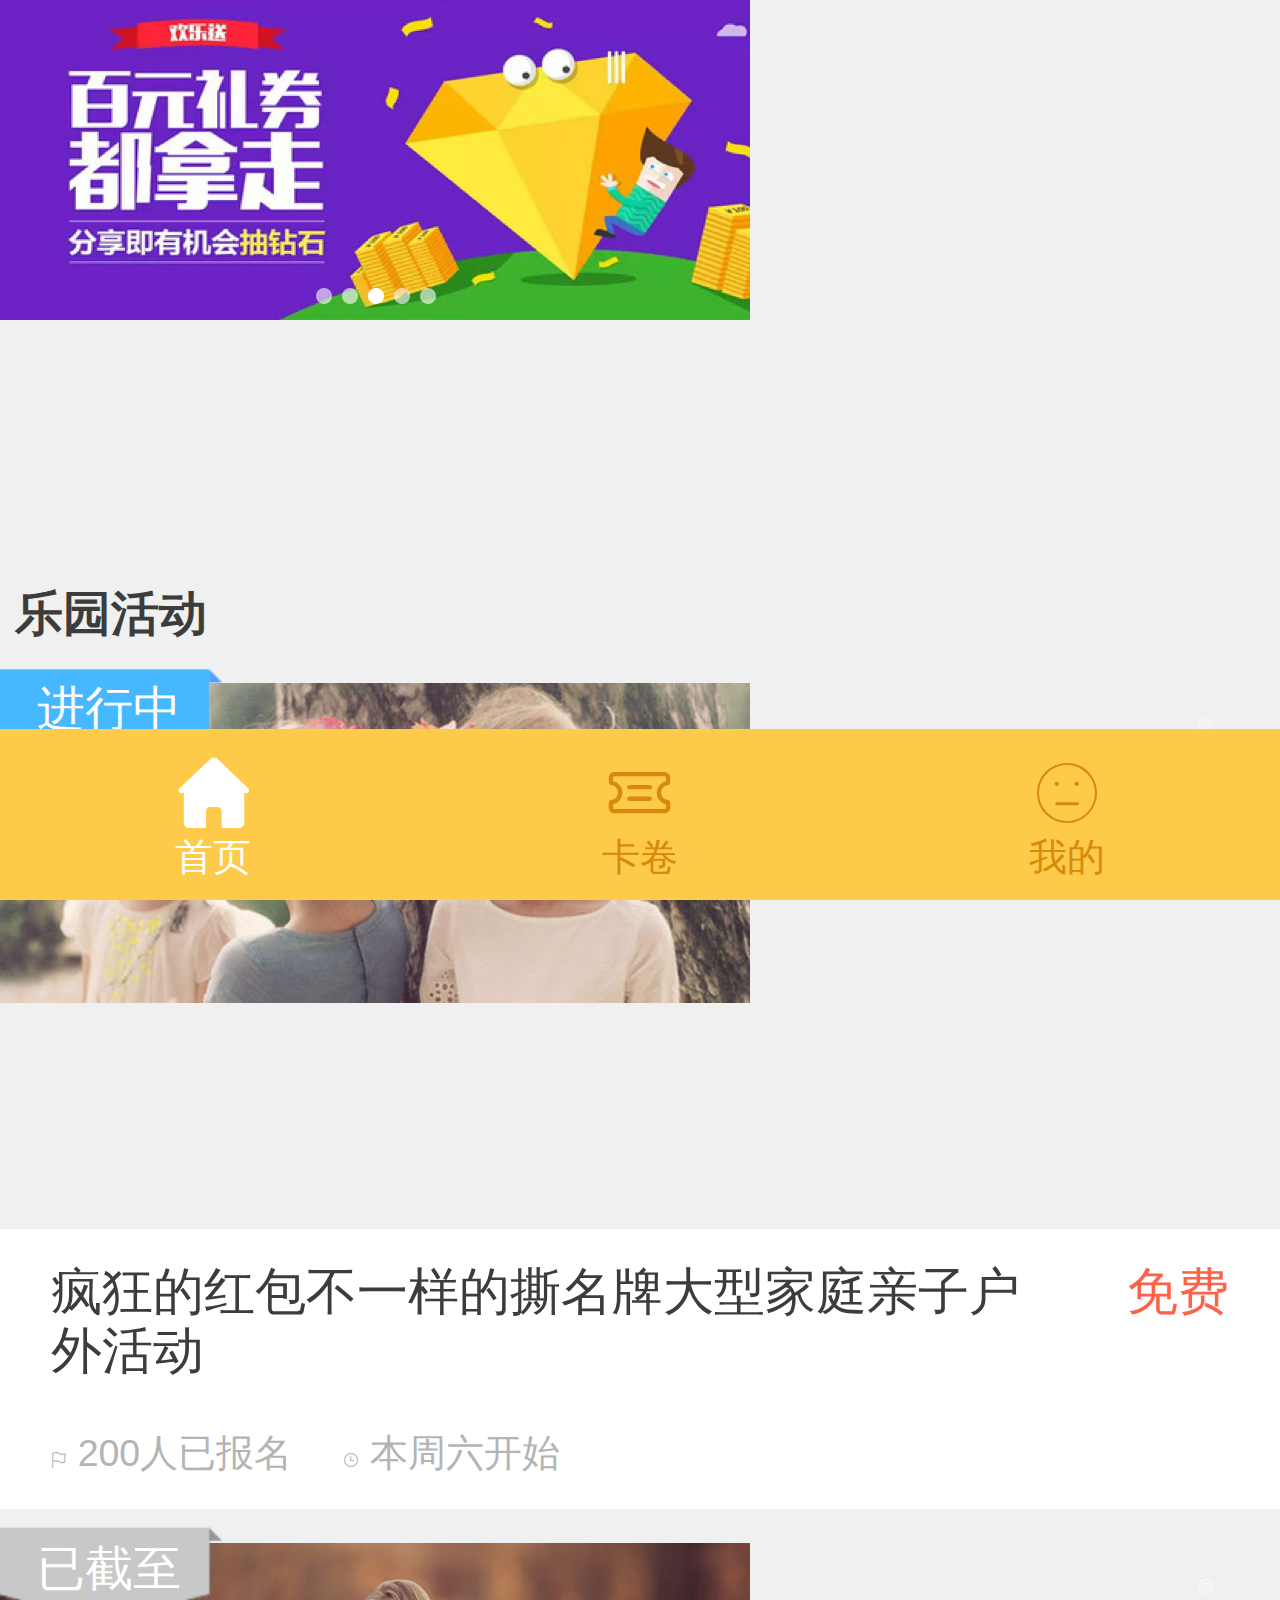
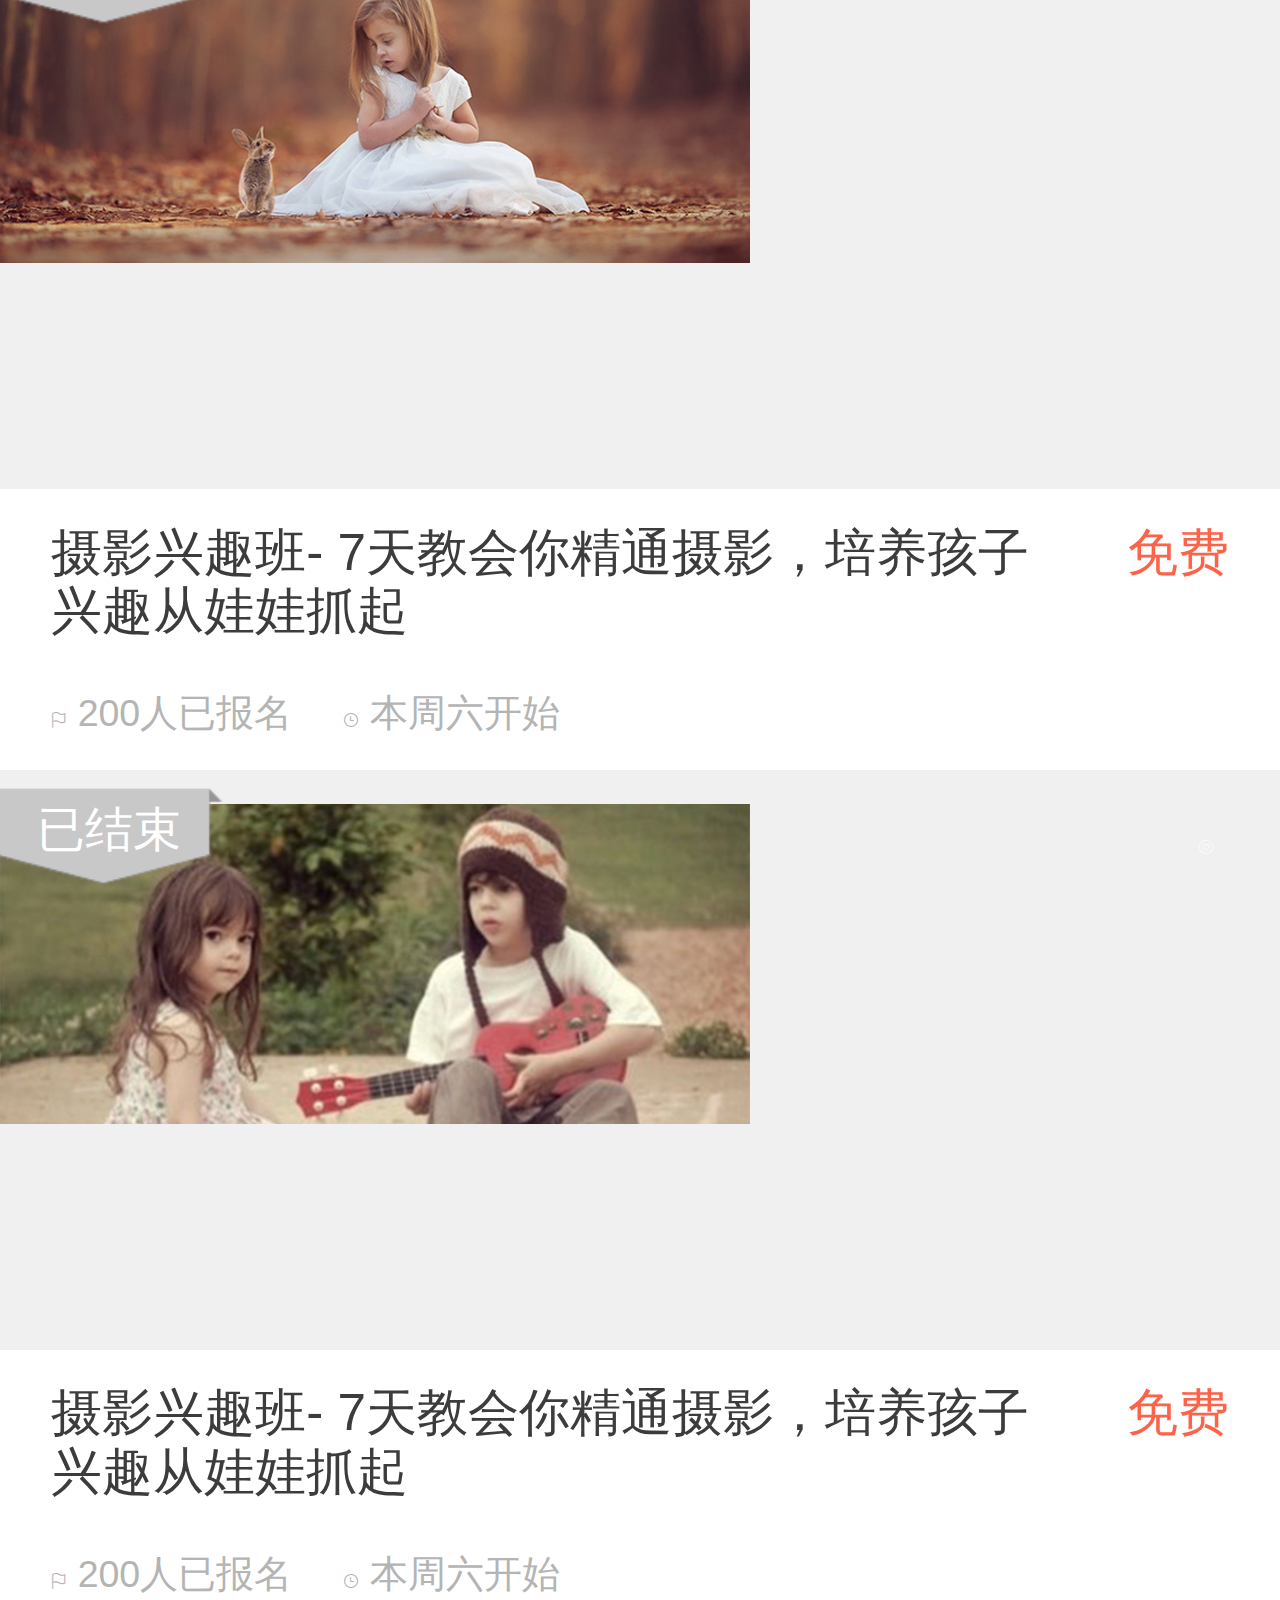
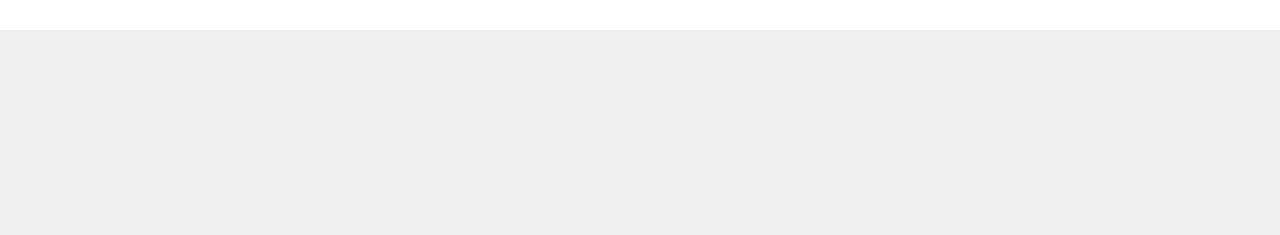
<file: 03-项目游乐园/index.html>
<!DOCTYPE html>
<html lang="en">
<head>
    <meta charset="UTF-8">
    <meta http-equiv="X-UA-Compatible" content="IE=edge">
    <meta name="viewport" content="width=device-width, initial-scale=1.0">
    <title>游乐园</title>
    <link rel="shortcut icon" href="favicon.ico" type="image/x-icon">
    <link rel="stylesheet" href="./lib/iconfont/iconfont.css">
    <link rel="stylesheet" href=".//css/index.css">
</head>
<body>
    <!-- 主体内容-->
    <div class="main">
        <!-- banner -->
        <div class="banner">
            <ul>
                <li>
                    <a href="#">
                        <img src="./uploads/banner_1.png" alt="">
                    </a>
                </li>
            </ul>
        </div>
        <!-- 活动标题 -->
        <div class="title">
            乐园活动
        </div>
        <!-- 活动 -->
        <section class="item">
            <div class="pic">
                <a href="#">
                    <img src="./uploads/item_2.png" alt="">
                </a>
                <div class="action">进行中
                </div>
                <div class="iconfont icon-shoucang1"></div>
            </div>
            <div class="txt">
                <div class="top">
                    <h4>疯狂的红包不一样的撕名牌大型家庭亲子户外活动</h4>
                    <p>免费</p>
                </div>
                <div class="bottom">
                    <p>
                        <i class="iconfont icon-qizhi"></i>
                        <span>200</span>人已报名
                    </p>
                    <p>
                        <i class="iconfont icon-shizhong"></i>
                        <span>本周六</span>开始
                    </p>
                </div>
            </div>
        </section>
        <!-- 已截至 -->
        <section class="item">
            <div class="pic">
                <a href="#">
                    <img src="./uploads/item_3.png" alt="">
                </a>
                <div class="action off">已截至
                </div>
                <div class="iconfont icon-shoucang1"></div>
            </div>
            <div class="txt">
                <div class="top">
                    <h4>摄影兴趣班- 7天教会你精通摄影，培养孩子兴趣从娃娃抓起</h4>
                    <p>免费</p>
                </div>
                <div class="bottom">
                    <p>
                        <i class="iconfont icon-qizhi"></i>
                        <span>200</span>人已报名
                    </p>
                    <p>
                        <i class="iconfont icon-shizhong"></i>
                        <span>本周六</span>开始
                    </p>
                </div>
            </div>
        </section>
        <section class="item end">
            <div class="pic">
                <a href="#">
                    <img src="./uploads/item_4.png" alt="">
                </a>
                <div class="action off">已结束
                </div>
                <div class="iconfont icon-shoucang1"></div>
            </div>
            <div class="txt">
                <div class="top">
                    <h4>摄影兴趣班- 7天教会你精通摄影，培养孩子兴趣从娃娃抓起</h4>
                    <p>免费</p>
                </div>
                <div class="bottom">
                    <p>
                        <i class="iconfont icon-qizhi"></i>
                        <span>200</span>人已报名
                    </p>
                    <p>
                        <i class="iconfont icon-shizhong"></i>
                        <span>本周六</span>开始
                    </p>
                </div>
            </div>
        </section>
        
    </div>




    <!-- 底部工具栏 -->
    <footer>
        <a href="#" class="current">
            <i class="iconfont icon-index-copy"></i>
            <div>首页</div>
        </a>
        <a href="#">
            <i class="iconfont icon-youhuiquan"></i>
            <div>卡卷</div>
        </a>
        <a href="#">
            <i class="iconfont icon-iconfront-"></i>
            <div>我的</div>
        </a>
    </footer>

    <script src="./js/flexible.js"></script>
</body>
</html>
</file>
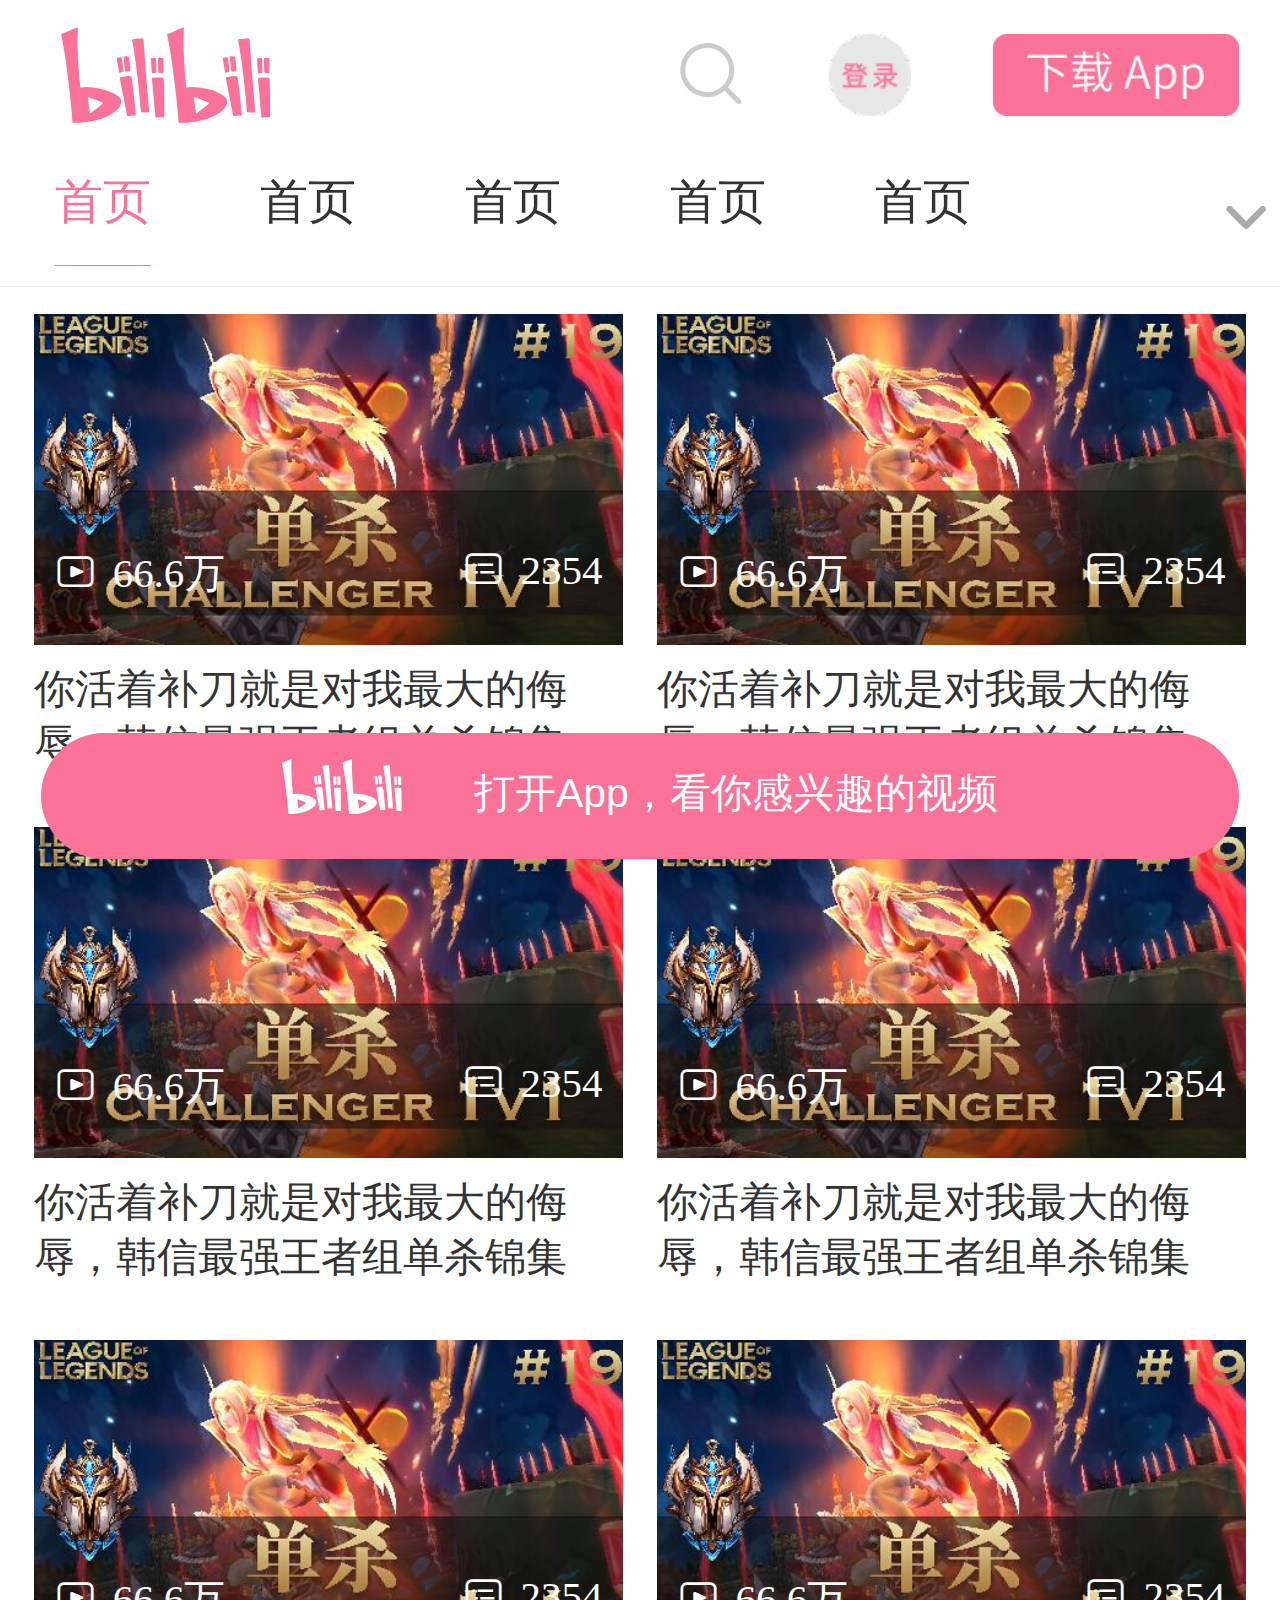
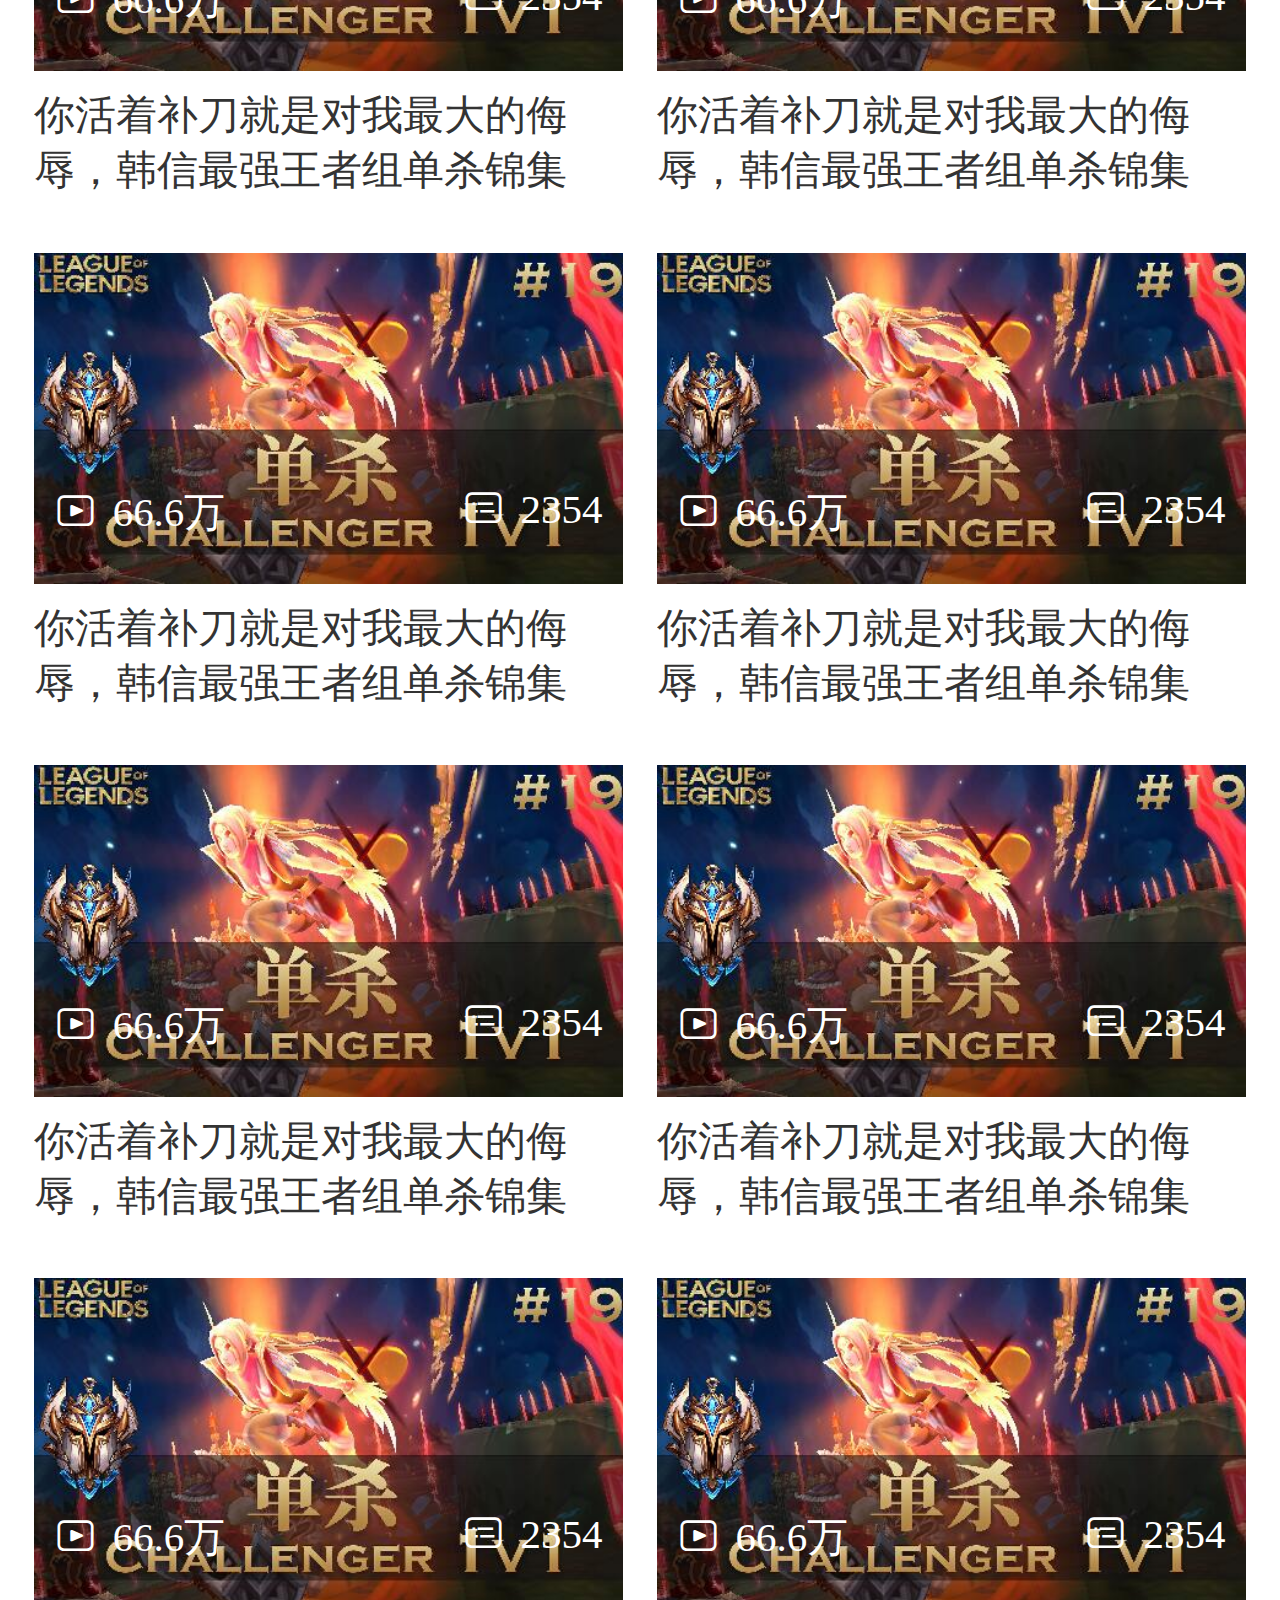
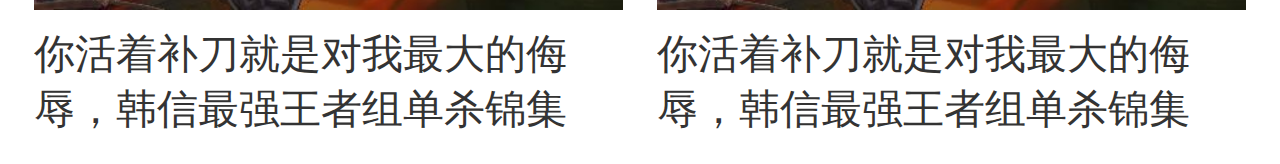
<file: 04-bilibili-vw/index.html>
<!DOCTYPE html>
<html lang="en">
<head>
    <meta charset="UTF-8">
    <meta http-equiv="X-UA-Compatible" content="IE=edge">
    <meta name="viewport" content="width=device-width, initial-scale=1.0">
    <title>bilibili</title>
    <link rel="stylesheet" href="./css/index.css">
    <link rel="stylesheet" href="./fonts/iconfont.css">
</head>
<body>
    <!-- 头部 -->
    <header>
        <div class="top">
            <div class="left">
                <a href="#">
                    <i class="iconfont Navbar_logo" ></i>
                </a>
            </div>
            <div class="right">
                <a href="#">
                    <i class="iconfont ic_search_tab"></i>
                </a>
                <a href="#" class="login">
                    <img src="./images/login.png" alt="">
                </a>
                <a href="#" class="dowload">
                    <img src="./images/download.png" alt="">
                </a>
            </div>
        </div>
        <div class="bottom">
            <div class="tab">
                <ul>
                    <li><a href="#" class="current">首页</a></li>
                    <li><a href="#">首页</a></li>
                    <li><a href="#">首页</a></li>
                    <li><a href="#">首页</a></li>
                    <li><a href="#">首页</a></li>
                </ul>
            </div>
           <div class="more">
               <a href="#">
                   <i class="iconfont general_pulldown_s"></i>
               </a>
           </div>
        </div>
    </header>

    <!-- 视频 -->
    <section class="video_content">
        <div class="video_list">
            <a href="#">
                <div class="pic">
                    <img src="./images/1.jpg" alt="">                  
                    <i class="iconfont icon_shipin_bofangshu"><span>66.6万</span></i>           
                    <i class="iconfont icon_shipin_danmushu"><span>2354</span></i>
                </div>
                <div class="txt ellipsis-2">
                    <!-- 两行文字溢出显示省略号 -->
                    <span>你活着补刀就是对我最大的侮辱，韩信最强王者组单杀锦集</span> 
                </div>
            </a>
            <a href="#">
                <div class="pic">
                    <img src="./images/1.jpg" alt="">                  
                    <i class="iconfont icon_shipin_bofangshu"><span>66.6万</span></i>           
                    <i class="iconfont icon_shipin_danmushu"><span>2354</span></i>
                </div>
                <div class="txt ellipsis-2">
                    <!-- 两行文字溢出显示省略号 -->
                    <span>你活着补刀就是对我最大的侮辱，韩信最强王者组单杀锦集</span> 
                </div>
            </a>
            <a href="#">
                <div class="pic">
                    <img src="./images/1.jpg" alt="">                  
                    <i class="iconfont icon_shipin_bofangshu"><span>66.6万</span></i>           
                    <i class="iconfont icon_shipin_danmushu"><span>2354</span></i>
                </div>
                <div class="txt ellipsis-2">
                    <!-- 两行文字溢出显示省略号 -->
                    <span>你活着补刀就是对我最大的侮辱，韩信最强王者组单杀锦集</span> 
                </div>
            </a>
            <a href="#">
                <div class="pic">
                    <img src="./images/1.jpg" alt="">                  
                    <i class="iconfont icon_shipin_bofangshu"><span>66.6万</span></i>           
                    <i class="iconfont icon_shipin_danmushu"><span>2354</span></i>
                </div>
                <div class="txt ellipsis-2">
                    <!-- 两行文字溢出显示省略号 -->
                    <span>你活着补刀就是对我最大的侮辱，韩信最强王者组单杀锦集</span> 
                </div>
            </a>
            <a href="#">
                <div class="pic">
                    <img src="./images/1.jpg" alt="">                  
                    <i class="iconfont icon_shipin_bofangshu"><span>66.6万</span></i>           
                    <i class="iconfont icon_shipin_danmushu"><span>2354</span></i>
                </div>
                <div class="txt ellipsis-2">
                    <!-- 两行文字溢出显示省略号 -->
                    <span>你活着补刀就是对我最大的侮辱，韩信最强王者组单杀锦集</span> 
                </div>
            </a>
            <a href="#">
                <div class="pic">
                    <img src="./images/1.jpg" alt="">                  
                    <i class="iconfont icon_shipin_bofangshu"><span>66.6万</span></i>           
                    <i class="iconfont icon_shipin_danmushu"><span>2354</span></i>
                </div>
                <div class="txt ellipsis-2">
                    <!-- 两行文字溢出显示省略号 -->
                    <span>你活着补刀就是对我最大的侮辱，韩信最强王者组单杀锦集</span> 
                </div>
            </a>
            <a href="#">
                <div class="pic">
                    <img src="./images/1.jpg" alt="">                  
                    <i class="iconfont icon_shipin_bofangshu"><span>66.6万</span></i>           
                    <i class="iconfont icon_shipin_danmushu"><span>2354</span></i>
                </div>
                <div class="txt ellipsis-2">
                    <!-- 两行文字溢出显示省略号 -->
                    <span>你活着补刀就是对我最大的侮辱，韩信最强王者组单杀锦集</span> 
                </div>
            </a>
            <a href="#">
                <div class="pic">
                    <img src="./images/1.jpg" alt="">                  
                    <i class="iconfont icon_shipin_bofangshu"><span>66.6万</span></i>           
                    <i class="iconfont icon_shipin_danmushu"><span>2354</span></i>
                </div>
                <div class="txt ellipsis-2">
                    <!-- 两行文字溢出显示省略号 -->
                    <span>你活着补刀就是对我最大的侮辱，韩信最强王者组单杀锦集</span> 
                </div>
            </a>
            <a href="#">
                <div class="pic">
                    <img src="./images/1.jpg" alt="">                  
                    <i class="iconfont icon_shipin_bofangshu"><span>66.6万</span></i>           
                    <i class="iconfont icon_shipin_danmushu"><span>2354</span></i>
                </div>
                <div class="txt ellipsis-2">
                    <!-- 两行文字溢出显示省略号 -->
                    <span>你活着补刀就是对我最大的侮辱，韩信最强王者组单杀锦集</span> 
                </div>
            </a>
            <a href="#">
                <div class="pic">
                    <img src="./images/1.jpg" alt="">                  
                    <i class="iconfont icon_shipin_bofangshu"><span>66.6万</span></i>           
                    <i class="iconfont icon_shipin_danmushu"><span>2354</span></i>
                </div>
                <div class="txt ellipsis-2">
                    <!-- 两行文字溢出显示省略号 -->
                    <span>你活着补刀就是对我最大的侮辱，韩信最强王者组单杀锦集</span> 
                </div>
            </a>
            <a href="#">
                <div class="pic">
                    <img src="./images/1.jpg" alt="">                  
                    <i class="iconfont icon_shipin_bofangshu"><span>66.6万</span></i>           
                    <i class="iconfont icon_shipin_danmushu"><span>2354</span></i>
                </div>
                <div class="txt ellipsis-2">
                    <!-- 两行文字溢出显示省略号 -->
                    <span>你活着补刀就是对我最大的侮辱，韩信最强王者组单杀锦集</span> 
                </div>
            </a>
            <a href="#">
                <div class="pic">
                    <img src="./images/1.jpg" alt="">                  
                    <i class="iconfont icon_shipin_bofangshu"><span>66.6万</span></i>           
                    <i class="iconfont icon_shipin_danmushu"><span>2354</span></i>
                </div>
                <div class="txt ellipsis-2">
                    <!-- 两行文字溢出显示省略号 -->
                    <span>你活着补刀就是对我最大的侮辱，韩信最强王者组单杀锦集</span> 
                </div>
            </a>
        </div>
    </section>

    <!-- 按钮固定 -->
    <footer>
        <i class="iconfont Navbar_logo"></i>
        <span>打开App，看你感兴趣的视频</span>
    </footer>
</body>
</html>
</file>
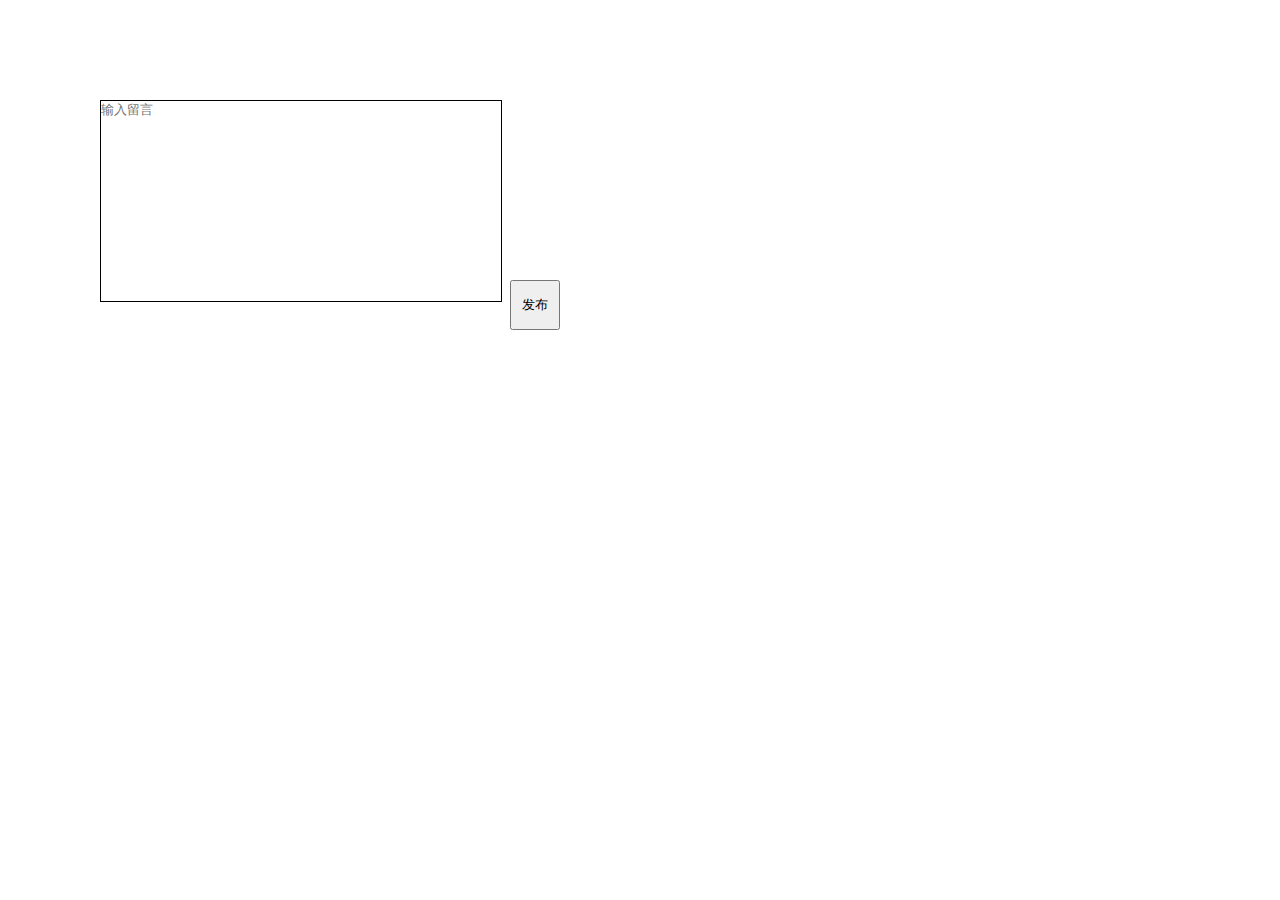
<file: 简单留言板.html>
<!DOCTYPE html>
<html lang="en">

<head>
    <meta charset="UTF-8">
    <meta http-equiv="X-UA-Compatible" content="IE=edge">
    <meta name="viewport" content="width=device-width, initial-scale=1.0">
    <title>Document</title>
    <style>
        * {
            margin: 0;
            padding: 0;
        }

        textarea {
            position: relative;
            width: 400px;
            height: 200px;

            margin: 100px;
            border: none;
            /* 轮廓线不显示 */
            outline: none;
            /* 进制拉伸 */
            resize: none;
            border: 1px solid #000;

        }

        button {
            position: absolute;
            left: 510px;
            top: 280px;
            width: 50px;
            height: 50px;
        }

        li {
            margin-top: 10px;
            list-style: none;
            transform: translate(100px);
            border-bottom: 1px solid #000;
            width: 400px;
            height: 40px;
            background-color: skyblue;
        }
    </style>
</head>

<body>
    <textarea placeholder="输入留言"></textarea>
    <button>发布</button>
    <ul>
        <!-- <li></li> -->
    </ul>
    <script>
        // 新留言显示到后面appendChile  前面用insertBefor
        var text = document.querySelector('textarea');
        var btn = document.querySelector('button');
        var ul = document.querySelector('ul');
        //输入框
        if (text.placeholder == '输入留言') {
            text.onfocus = function () {
                text.placeholder = '';
            }
        }
        text.onblur = function () {
            text.placeholder = '输入留言';
        }
        btn.onclick = function () {
            if (text.value == '') {
                alert('请输入内容,内容不能为空');
                return false;
            }
            else {
                // (1)创建元素
                var li = document.createElement('li');
                // 添加元素  insertBefor
                li.innerHTML = text.value;
                ul.insertBefore(li, ul.children[0])
            }
            text.value = '';

        }
    </script>
</body>

</html>
</file>
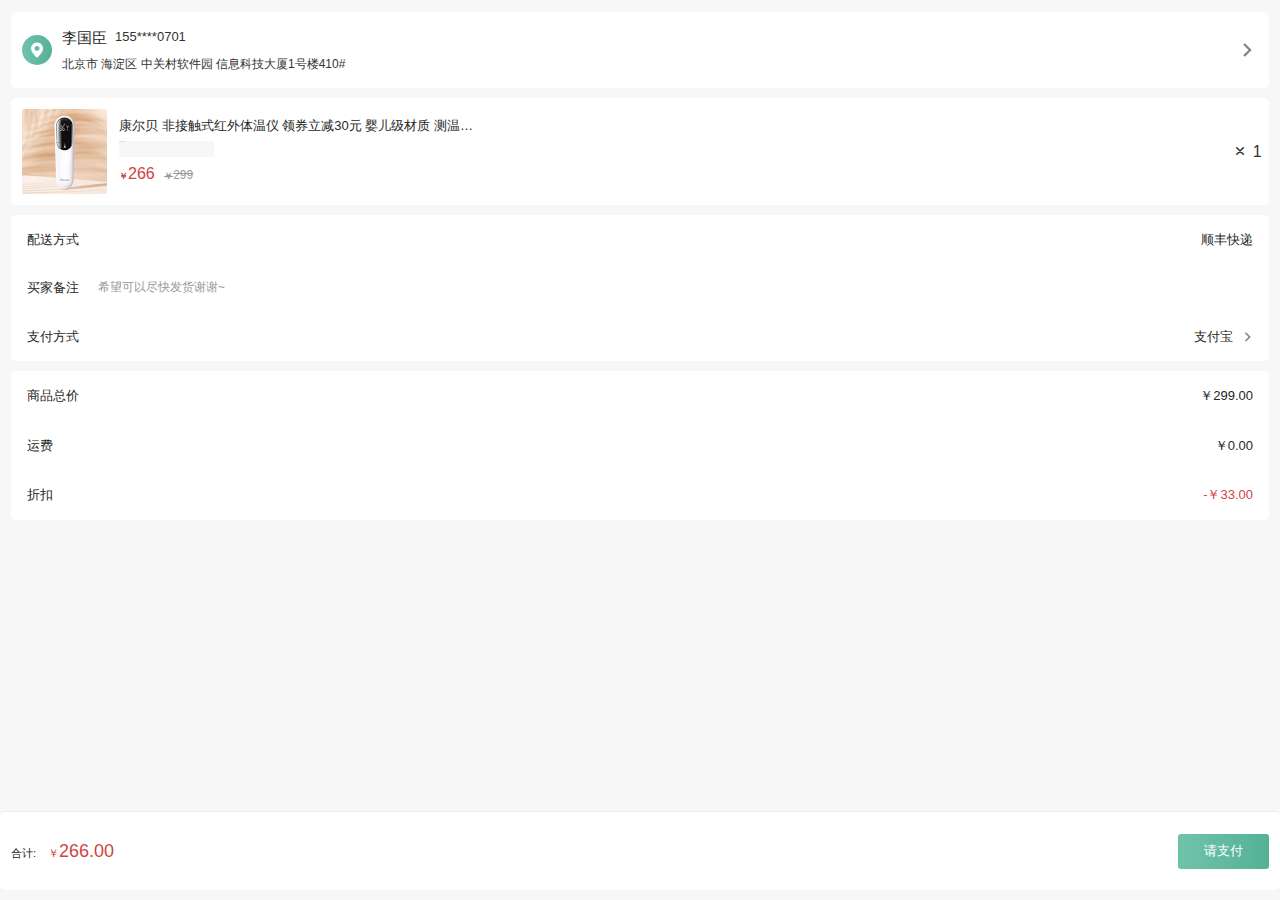
<file: 04-小兔鲜/order.html>
<!DOCTYPE html>
<html lang="en">
<head>
    <meta charset="UTF-8">
    <meta http-equiv="X-UA-Compatible" content="IE=edge">
    <meta name="viewport" content="width=device-width, initial-scale=1.0">
    <title>确定订单</title>
    <link rel="stylesheet" href="./lib/iconfont/iconfont.css">
    <link rel="stylesheet" href="./css/base.css">
    <link rel="stylesheet" href="./css/order.css">
    <link rel="shortcut icon" href="favicon.ico" type="image/x-icon">
</head>
<body>
    <!-- 主题内容：滑动查看 -->
    <div class="main">
        <!-- 用户信息 -->
        <div class="user-msg pannel">
            <div class="location">
                <i class="iconfont icon-location"></i>
            </div>
            <div class="user">
                <div class="top">
                    <h5>李国臣</h5>
                    <p>155****0701</p>
                </div>
                <div class="bottom">
                    北京市  海淀区  中关村软件园   信息科技大厦1号楼410#   
                </div>
            </div>
            <div class="more">
                <i class="iconfont icon-more"></i>
            </div>
        </div>
        <!-- 商品 -->
        <div class="shop pannel">
            <div class="left">
                <a href="#"><img src="./uploads/pic.png" alt=""></a>
            </div>
            <div class="middle">
                <div class="top">康尔贝 非接触式红外体温仪 
                    领券立减30元 婴儿级材质 测温…</div>
                <div class="top2">
                    粉色   红外体温计
                </div>
                <div class="bottom">
                    <span class="xianjia">￥<i>266</i></span>
                    <span class="yuanjia">￥<i>299</i></span>
                </div>
            </div>
            <div class="right">
                <i class="iconfont icon-x"></i>
                <span>1</span>
            </div>
        </div>
        <!-- 其他信息 -->
        <!-- <div class="other pannel"> -->
        <!-- 配送方式 -->
        <section class="other pannel">
            <!-- 分成三行布局 -->
            <div>
                <h5>配送方式</h5>
                <p>顺丰快递</p>
            </div>
            <div>
                <h5>买家备注</h5>
                <i class="beizhu">希望可以尽快发货谢谢~</i>
            </div>
            <div>
                <h5>支付方式</h5>
                <p>支付宝<i class="iconfont icon-more"></i></p>
            </div>
        </section>
        <!-- 商品总价 -->
        <div class="money pannel">
            <div>
                <h5>商品总价</h5>
                <p>￥299.00</p>
            </div>
            <div>
                <h5>运费</h5>
                <p>￥0.00</p>
            </div>
            <div>
                <h5>折扣</h5>
                <i>-￥33.00</i>
            </div>
        </div>

        </div>
    </div>
    <!-- 底部支付：固定定位 -->
    <div class="pay pannel">
        <div class="left">
            合计:<span>￥<i>266.00</i></span>
        </div>
        <div class="right">
            <a href=""><input type="button" value="请支付"></a>
        </div>
    </div>
</body>
</html>
</file>
<file: 03-项目游乐园/lib/iconfont/iconfont.css>
@font-face {
  font-family: "iconfont"; /* Project id 2551981 */
  src: url('iconfont.woff2?t=1621216649636') format('woff2'),
       url('iconfont.woff?t=1621216649636') format('woff'),
       url('iconfont.ttf?t=1621216649636') format('truetype');
}

.iconfont {
  font-family: "iconfont" !important;
  font-size: 16px;
  font-style: normal;
  -webkit-font-smoothing: antialiased;
  -moz-osx-font-smoothing: grayscale;
}

.icon-shoucang:before {
  content: "\e61a";
}

.icon-dizhi:before {
  content: "\e606";
}

.icon-qizhi:before {
  content: "\e615";
}

.icon-shoucang1:before {
  content: "\e660";
}

.icon-iconfront-:before {
  content: "\e61b";
}

.icon-service:before {
  content: "\e636";
}

.icon-date:before {
  content: "\e62a";
}

.icon-7:before {
  content: "\e614";
}

.icon-youhuiquan:before {
  content: "\e607";
}

.icon-shizhong:before {
  content: "\e600";
}

.icon-index-copy:before {
  content: "\e622";
}
</file>
<file: 03-项目游乐园/css/index.css>
@charset 'UTF-8';
body,
ul,
p,
h3,
h4,
h5,
h6 {
  padding: 0;
  margin: 0;
}
body {
  font-family: Arial, Helvetica, sans-serif;
  -webkit-text-size-adjust: none;
  text-size-adjust: none;
  -webkit-user-select: none;
  user-select: none;
}
img {
  display: block;
  max-width: 100%;
}
ul {
  list-style-type: none;
}
a {
  text-decoration: none;
  -webkit-tap-highlight-color: rgba(0, 0, 0, 0);
}
/*! normalize.css v5.0.0 | MIT License | github.com/necolas/normalize.css */
/**
 * 1. Change the default font family in all browsers (opinionated).
 * 2. Correct the line height in all browsers.
 * 3. Prevent adjustments of font size after orientation changes in
 *    IE on Windows Phone and in iOS.
 */
/* Document
   ========================================================================== */
html {
  font-family: sans-serif;
  /* 1 */
  line-height: 1.15;
  /* 2 */
  -ms-text-size-adjust: 100%;
  /* 3 */
  -webkit-text-size-adjust: 100%;
  /* 3 */
}
/* Sections
   ========================================================================== */
/**
 * Remove the margin in all browsers (opinionated).
 */
body {
  margin: 0;
}
/**
 * Add the correct display in IE 9-.
 */
article,
aside,
footer,
header,
nav,
section {
  display: block;
}
/**
 * Correct the font size and margin on `h1` elements within `section` and
 * `article` contexts in Chrome, Firefox, and Safari.
 */
h1 {
  font-size: 2em;
  margin: 0.67em 0;
}
/* Grouping content
   ========================================================================== */
/**
 * Add the correct display in IE 9-.
 * 1. Add the correct display in IE.
 */
figcaption,
figure,
main {
  /* 1 */
  display: block;
}
/**
 * Add the correct margin in IE 8.
 */
figure {
  margin: 1em 40px;
}
/**
 * 1. Add the correct box sizing in Firefox.
 * 2. Show the overflow in Edge and IE.
 */
hr {
  box-sizing: content-box;
  /* 1 */
  height: 0;
  /* 1 */
  overflow: visible;
  /* 2 */
}
/**
 * 1. Correct the inheritance and scaling of font size in all browsers.
 * 2. Correct the odd `em` font sizing in all browsers.
 */
pre {
  font-family: monospace, monospace;
  /* 1 */
  font-size: 1em;
  /* 2 */
}
/* Text-level semantics
   ========================================================================== */
/**
 * 1. Remove the gray background on active links in IE 10.
 * 2. Remove gaps in links underline in iOS 8+ and Safari 8+.
 */
a {
  background-color: transparent;
  /* 1 */
  -webkit-text-decoration-skip: objects;
  /* 2 */
}
/**
 * Remove the outline on focused links when they are also active or hovered
 * in all browsers (opinionated).
 */
a:active,
a:hover {
  outline-width: 0;
}
/**
 * 1. Remove the bottom border in Firefox 39-.
 * 2. Add the correct text decoration in Chrome, Edge, IE, Opera, and Safari.
 */
abbr[title] {
  border-bottom: none;
  /* 1 */
  text-decoration: underline;
  /* 2 */
  text-decoration: underline dotted;
  /* 2 */
}
/**
 * Prevent the duplicate application of `bolder` by the next rule in Safari 6.
 */
b,
strong {
  font-weight: inherit;
}
/**
 * Add the correct font weight in Chrome, Edge, and Safari.
 */
b,
strong {
  font-weight: bolder;
}
/**
 * 1. Correct the inheritance and scaling of font size in all browsers.
 * 2. Correct the odd `em` font sizing in all browsers.
 */
code,
kbd,
samp {
  font-family: monospace, monospace;
  /* 1 */
  font-size: 1em;
  /* 2 */
}
/**
 * Add the correct font style in Android 4.3-.
 */
dfn {
  font-style: italic;
}
/**
 * Add the correct background and color in IE 9-.
 */
mark {
  background-color: #ff0;
  color: #000;
}
/**
 * Add the correct font size in all browsers.
 */
small {
  font-size: 80%;
}
/**
 * Prevent `sub` and `sup` elements from affecting the line height in
 * all browsers.
 */
sub,
sup {
  font-size: 75%;
  line-height: 0;
  position: relative;
  vertical-align: baseline;
}
sub {
  bottom: -0.25em;
}
sup {
  top: -0.5em;
}
/* Embedded content
   ========================================================================== */
/**
 * Add the correct display in IE 9-.
 */
audio,
video {
  display: inline-block;
}
/**
 * Add the correct display in iOS 4-7.
 */
audio:not([controls]) {
  display: none;
  height: 0;
}
/**
 * Remove the border on images inside links in IE 10-.
 */
img {
  border-style: none;
}
/**
 * Hide the overflow in IE.
 */
svg:not(:root) {
  overflow: hidden;
}
/* Forms
   ========================================================================== */
/**
 * 1. Change the font styles in all browsers (opinionated).
 * 2. Remove the margin in Firefox and Safari.
 */
button,
input,
optgroup,
select,
textarea {
  font-family: sans-serif;
  /* 1 */
  font-size: 100%;
  /* 1 */
  line-height: 1.15;
  /* 1 */
  margin: 0;
  /* 2 */
}
/**
 * Show the overflow in IE.
 * 1. Show the overflow in Edge.
 */
button,
input {
  /* 1 */
  overflow: visible;
}
/**
 * Remove the inheritance of text transform in Edge, Firefox, and IE.
 * 1. Remove the inheritance of text transform in Firefox.
 */
button,
select {
  /* 1 */
  text-transform: none;
}
/**
 * 1. Prevent a WebKit bug where (2) destroys native `audio` and `video`
 *    controls in Android 4.
 * 2. Correct the inability to style clickable types in iOS and Safari.
 */
button,
html [type="button"],
[type="reset"],
[type="submit"] {
  -webkit-appearance: button;
  /* 2 */
}
/**
 * Remove the inner border and padding in Firefox.
 */
button::-moz-focus-inner,
[type="button"]::-moz-focus-inner,
[type="reset"]::-moz-focus-inner,
[type="submit"]::-moz-focus-inner {
  border-style: none;
  padding: 0;
}
/**
 * Restore the focus styles unset by the previous rule.
 */
button:-moz-focusring,
[type="button"]:-moz-focusring,
[type="reset"]:-moz-focusring,
[type="submit"]:-moz-focusring {
  outline: 1px dotted ButtonText;
}
/**
 * Change the border, margin, and padding in all browsers (opinionated).
 */
fieldset {
  border: 1px solid #c0c0c0;
  margin: 0 2px;
  padding: 0.35em 0.625em 0.75em;
}
/**
 * 1. Correct the text wrapping in Edge and IE.
 * 2. Correct the color inheritance from `fieldset` elements in IE.
 * 3. Remove the padding so developers are not caught out when they zero out
 *    `fieldset` elements in all browsers.
 */
legend {
  box-sizing: border-box;
  /* 1 */
  color: inherit;
  /* 2 */
  display: table;
  /* 1 */
  max-width: 100%;
  /* 1 */
  padding: 0;
  /* 3 */
  white-space: normal;
  /* 1 */
}
/**
 * 1. Add the correct display in IE 9-.
 * 2. Add the correct vertical alignment in Chrome, Firefox, and Opera.
 */
progress {
  display: inline-block;
  /* 1 */
  vertical-align: baseline;
  /* 2 */
}
/**
 * Remove the default vertical scrollbar in IE.
 */
textarea {
  overflow: auto;
}
/**
 * 1. Add the correct box sizing in IE 10-.
 * 2. Remove the padding in IE 10-.
 */
[type="checkbox"],
[type="radio"] {
  box-sizing: border-box;
  /* 1 */
  padding: 0;
  /* 2 */
}
/**
 * Correct the cursor style of increment and decrement buttons in Chrome.
 */
[type="number"]::-webkit-inner-spin-button,
[type="number"]::-webkit-outer-spin-button {
  height: auto;
}
/**
 * 1. Correct the odd appearance in Chrome and Safari.
 * 2. Correct the outline style in Safari.
 */
[type="search"] {
  -webkit-appearance: textfield;
  /* 1 */
  outline-offset: -2px;
  /* 2 */
}
/**
 * Remove the inner padding and cancel buttons in Chrome and Safari on macOS.
 */
[type="search"]::-webkit-search-cancel-button,
[type="search"]::-webkit-search-decoration {
  -webkit-appearance: none;
}
/**
 * 1. Correct the inability to style clickable types in iOS and Safari.
 * 2. Change font properties to `inherit` in Safari.
 */
::-webkit-file-upload-button {
  -webkit-appearance: button;
  /* 1 */
  font: inherit;
  /* 2 */
}
/* Interactive
   ========================================================================== */
/*
 * Add the correct display in IE 9-.
 * 1. Add the correct display in Edge, IE, and Firefox.
 */
details,
menu {
  display: block;
}
/*
 * Add the correct display in all browsers.
 */
summary {
  display: list-item;
}
/* Scripting
   ========================================================================== */
/**
 * Add the correct display in IE 9-.
 */
canvas {
  display: inline-block;
}
/**
 * Add the correct display in IE.
 */
template {
  display: none;
}
/* Hidden
   ========================================================================== */
/**
 * Add the correct display in IE 10-.
 */
[hidden] {
  display: none;
}
body {
  background-color: #f0f0f0;
}
.main {
  padding-bottom: 1.33333333rem;
}
.main .banner {
  height: 4.26666667rem;
}
.main .title {
  height: 1.06666667rem;
  padding-left: 15px;
  font-size: 0.37333333rem;
  font-weight: 700;
  line-height: 1.06666667rem;
  color: #3c3c3c;
}
.main .item {
  margin-bottom: 0.26666667rem;
}
.main .item .pic {
  position: relative;
  height: 4.26666667rem;
}
.main .item .pic .action {
  position: absolute;
  left: -0.05333333rem;
  top: -0.13333333rem;
  width: 1.81333333rem;
  height: 0.77333333rem;
  background-image: url(../images/status_active.png);
  background-size: contain;
  text-align: center;
  line-height: 0.66666667rem;
  font-size: 0.37333333rem;
  color: #fff;
}
.main .item .pic .action.off {
  background-image: url(../images/status_default.png);
}
.main .item .pic .iconfont {
  position: absolute;
  right: 0;
  top: 0.26666667rem;
  width: 0.64rem;
  height: 0.64rem;
  color: #FFFFFF;
}
.main .item .txt {
  background-color: #fff;
  padding: 0.26666667rem 0.4rem;
}
.main .item .txt .top {
  display: flex;
  justify-content: space-between;
}
.main .item .txt .top h4 {
  font-size: 0.4rem;
  color: #3c3c3c;
  font-weight: 400;
  width: 7.73333333rem;
}
.main .item .txt .top p {
  font-size: 0.4rem;
  color: #FE6249;
}
.main .item .txt .bottom {
  display: flex;
  margin-top: 0.4rem;
}
.main .item .txt .bottom p {
  margin-right: 0.4rem;
  font-size: 0.29333333rem;
  color: #B4B4B4;
}
.main .item .txt .bottom p .iconfont {
  width: 0.21333333rem;
  height: 0.26666667rem;
}
footer {
  display: flex;
  justify-content: space-around;
  align-items: center;
  position: fixed;
  left: 0;
  bottom: 0;
  width: 100%;
  height: 1.33333333rem;
  background-color: #FECA49;
  text-align: center;
}
footer a {
  color: #D78B09;
}
footer a .iconfont {
  font-size: 0.58666667rem;
}
footer a div {
  font-size: 0.29333333rem;
}
footer a.current {
  color: #fff;
}
</file>
<file: 04-bilibili-vw/css/index.css>
* {
  margin: 0;
  padding: 0;
  box-sizing: border-box;
  -webkit-font-smoothing: antialiased;
  -webkit-tap-highlight-color: rgba(0, 0, 0, 0);
}
body {
  font-family: Helvetica Neue, Tahoma, Arial, PingFangSC-Regular, Hiragino Sans GB, Microsoft Yahei, sans-serif;
}
a {
  color: #333;
  text-decoration: none;
}
img {
  vertical-align: middle;
  width: 100%;
  height: 100%;
}
ul {
  list-style: none;
}
.ellipsis-2 {
  overflow: hidden;
  text-overflow: ellipsis;
  display: -webkit-box;
  -webkit-line-clamp: 2;
  -webkit-box-orient: vertical;
}
header {
  position: fixed;
  left: 0;
  top: 0;
  width: 100%;
  height: 22.4vw;
}
header .top {
  display: flex;
  justify-content: space-between;
  align-items: center;
  padding: 0 3.2vw 0 4.8vw;
  height: 11.73333333vw;
}
header .top .left .iconfont {
  font-size: 7.46666667vw;
  color: #fb7299;
}
header .top .right {
  display: flex;
}
header .top .right .iconfont {
  color: #ccc;
  font-size: 5.86666667vw;
}
header .top .right .login {
  margin: 0 6.4vw;
  width: 6.4vw;
  height: 6.4vw;
}
header .top .right .dowload {
  width: 19.2vw;
  height: 6.4vw;
}
header .bottom {
  display: flex;
  justify-content: space-between;
  align-items: center;
  height: 10.66666667vw;
  border-bottom: 1px solid #eee;
}
header .bottom .tab ul {
  display: flex;
}
header .bottom .tab ul li {
  padding: 0 4.26666667vw;
}
header .bottom .tab ul li a {
  display: block;
  height: 7.46666667vw;
  font-size: 3.73333333vw;
}
header .bottom .tab ul li a.current {
  color: #fb7299;
  border-bottom: 1px solid #fb7299;
}
header .bottom .more .iconfont {
  color: #aaa;
  font-size: 5.33333333vw;
}
.video_content {
  padding: 22.4vw 1.33333333vw 0;
}
.video_content .video_list {
  display: flex;
  flex-wrap: wrap;
}
.video_content .video_list a {
  width: 50%;
  padding: 2.13333333vw 1.33333333vw;
  font-size: 3.2vw;
}
.video_content .video_list a .txt {
  margin-top: 1.33333333vw;
}
.video_content .video_list a .pic {
  position: relative;
}
.video_content .video_list a .pic .iconfont {
  color: #fff;
  font-size: 3.2vw;
}
.video_content .video_list a .pic .icon_shipin_bofangshu {
  position: absolute;
  left: 1.6vw;
  top: 18.13333333vw;
}
.video_content .video_list a .pic .icon_shipin_bofangshu span {
  margin-left: 1.33333333vw;
}
.video_content .video_list a .pic .icon_shipin_danmushu {
  position: absolute;
  right: 1.6vw;
  top: 18.13333333vw;
}
.video_content .video_list a .pic .icon_shipin_danmushu span {
  margin-left: 1.33333333vw;
}
footer {
  position: fixed;
  left: 3.2vw;
  bottom: 3.2vw;
  width: 93.6vw;
  height: 9.86666667vw;
  background-color: #fb7299;
  border-radius: 6.66666667vw;
  padding: 1.86666667vw 10.66666667vw;
  text-align: center;
  color: #fff;
}
footer span {
  margin-left: 5.33333333vw;
  font-size: 3.2vw;
}
</file>
<file: 04-bilibili-vw/fonts/iconfont.css>
@font-face {
    font-family: iconfont;
    src: url(./iconfont.eot);
    src: url(./iconfont.eot#iefix) format("embedded-opentype"), url(./iconfont.woff) format("woff"), url(./iconfont.ttf) format("truetype"), url(./iconfont.svg#iconfont) format("svg")
}

.iconfont {
    font-family: iconfont!important;
    font-size: 4.26667vw;
    font-style: normal;
    -webkit-font-smoothing: antialiased;
    -moz-osx-font-smoothing: grayscale
}

.like2:before {
    content: "\e636"
}

.Blocked:before {
    content: "\e635"
}

.dianying:before {
    content: "\e634"
}

.huancun:before {
    content: "\e631"
}

.qingxidu:before {
    content: "\e632"
}

.dianzan:before {
    content: "\e633"
}

.Like:before {
    content: "\e630"
}

.History:before {
    content: "\e68d"
}

.fanju:before {
    content: "\e62f"
}

.ic_up:before {
    content: "\e741"
}

.notice:before {
    content: "\e62e"
}

.loading:before {
    content: "\eee3"
}

.guanbi:before {
    content: "\e62d"
}

.icon_fenqudaohang_paihangbang:before {
    content: "\e737"
}

.gengduo1:before {
    content: "\e602"
}

.live:before {
    content: "\e62c"
}

.ic_vip_badge:before {
    content: "\e62b"
}

.ic_popular:before {
    content: "\e62a"
}

.general_pulldown_s:before {
    content: "\e6eb"
}

.general_pullup_s:before {
    content: "\e6ec"
}

.icon_comment:before {
    content: "\e629"
}

.icon_download:before {
    content: "\e626"
}

.icon_share:before {
    content: "\e627"
}

.icon_fav:before {
    content: "\e628"
}

.general_complete:before {
    content: "\e625"
}

.ic_add1:before {
    content: "\e624"
}

.ic_female:before {
    content: "\e623"
}

.ic_male:before {
    content: "\e622"
}

.info_warning:before {
    content: "\e621"
}

.ic_userlevel_3:before {
    content: "\e61a"
}

.ic_userlevel_2:before {
    content: "\e61b"
}

.ic_userlevel_5:before {
    content: "\e61c"
}

.ic_userlevel_4:before {
    content: "\e61d"
}

.ic_userlevel_1:before {
    content: "\e61e"
}

.ic_userlevel_6:before {
    content: "\e61f"
}

.error:before {
    content: "\e620"
}

.icon_xinxi_pinglunshu:before {
    content: "\e618"
}

.icon_xinxi_yuedushu:before {
    content: "\e619"
}

.icon_shipin_danmushu:before {
    content: "\e616"
}

.icon_shipin_bofangshu:before {
    content: "\e617"
}

.ic_search_tab:before {
    content: "\e615"
}

.Navbar_logo:before {
    content: "\e614"
}
</file>
<file: 04-小兔鲜/lib/iconfont/iconfont.css>
@font-face {
  font-family: "iconfont"; /* Project id 2567858 */
  src: url('iconfont.woff2?t=1621846328070') format('woff2'),
       url('iconfont.woff?t=1621846328070') format('woff'),
       url('iconfont.ttf?t=1621846328070') format('truetype');
}

.iconfont {
  font-family: "iconfont" !important;
  font-size: 16px;
  font-style: normal;
  -webkit-font-smoothing: antialiased;
  -moz-osx-font-smoothing: grayscale;
}

.icon-x:before {
  content: "\e7ce";
}

.icon-more:before {
  content: "\e600";
}

.icon-location:before {
  content: "\e686";
}
</file>
<file: 04-小兔鲜/css/base.css>
* {
  margin: 0;
  padding: 0;
  box-sizing: border-box;
}
body {
  font: 16px/1.5 sans-serif;
  color: #333;
  background-color: #fff;
}
li {
  list-style: none;
}
em,
i {
  font-style: normal;
}
a {
  text-decoration: none;
  color: #333;
}
a:hover {
  color: #5eb69c;
}
img {
  width: 100%;
  vertical-align: middle;
}
input {
  padding: 0;
  border: none;
  outline: none;
  color: #333;
}
button {
  cursor: pointer;
}
/* 清除浮动 */
.clearfix:before,
.clearfix:after {
  content: '';
  display: table;
}
.clearfix:after {
  clear: both;
}
.clearfix {
  *zoom: 1;
}
</file>
<file: 04-小兔鲜/css/order.css>
body{
    background-color: #f7f7f8;
}
/* 主体 */
.main{
    /* 80px:为了内容不被底部盖住 */
    padding: 12px 11px 80px;
}
.pannel{
    margin-bottom: 10px;
    background-color: #fff;
    border-radius: 5px;
}
/* 用户信息 */
.user-msg{
    display: flex;
    align-items: center;
    padding: 15px 0 15px 11px;
}
.user-msg .location{
    width: 30px;
	height: 30px;
    margin-right: 10px;
	background-image: linear-gradient(90deg, 
		#6fc2aa 5%, 
		#54b196 100%);
    border-radius: 50%;
    text-align: center;
    line-height: 30px;
    color: #fff;
}
.user-msg .user{
    flex: 1;
}
.user-msg .user .top{
    display: flex;
    /* justify-content: space-between; */
}
.user-msg .user .top h5{
    display: inline-block;
    width: 53px;
    font-size: 15px;
	font-weight: normal;
    color: #262626;
}
.user-msg .user .top p{
    font-size: 13px;
}
.user-msg .user .bottom{
    margin-top: 5px;
    font-size: 12px;
}
.user-msg .more{
    width: 44px;
    height: 44px;
    /* background-color: pink; */
    text-align: center;
    line-height: 44px;
    color: #808080;;
}
/* 商品 */
.shop{
    display: flex;
    align-items: center;
    padding: 11px 0 11px 11px;
}
.shop .left{
    margin-right: 12px;
    width: 85px;
    height: 85px;
}
.shop .middle{
    flex: 1;
}
.shop .middle .top{
    margin-bottom: 5px;
    font-size: 13px;
    color: #262626;
}
.shop .middle .top2{
    margin-bottom: 5px;
    width: 95px;
	height: 16px;
	background-color: #f7f7f8;
	border-radius: 2px;
    font-size: 1px;
    color:  #888888;
}
.shop .middle .bottom .xianjia{
    margin-right: 5px;
    font-size: 9px;
	font-weight: 700;
    color: #cf4444;
}
.shop .middle .bottom .xianjia i{
    font-size: 16px;
    font-weight: 400;
}
.shop .middle .bottom .yuanjia{
    /* 添加下划线 */
    text-decoration: line-through;
    font-size: 9px;
    font-weight: 700;
    color: #999999;
}
.shop .middle .bottom .yuanjia i{

    font-size: 12px;
    font-weight: 400;
}


.shop .right{
    width: 44px;
    height: 44px;
    /* background-color: pink; */
    text-align: center;
    line-height: 44px;
}
/* 其他信息 */
.main .other,
.money div{
    padding: 15px 16px;
}
.main .other div,
.money div{
    display: flex;
    /* align-items: center; */
}
/* 选择第一个和最后一个设置主轴对齐方式 */
.main .other div:first-child,
.main .other div:last-child{
    justify-content: space-between;
}
/* 找到第二个添加上下间距 */
.main .other div:nth-child(2){
    margin: 29px 0;
}

.main .other div h5,
.money div h5{
    font-size: 13px;
	font-weight: normal;
	color: #262626;
}
.main .other div .beizhu{
    margin-left: 19px;
    font-size: 12px;
	color: #989898;
}
.main .other div p,
.money div p{
    font-size: 13px;
	color: #262626;
}
.main .other div p .iconfont{
    margin-left: 9px;
    font-size: 11px;
    color: #808080;
}

.money div{
    justify-content: space-between;
}
.money div i{
    font-size: 13px;
	color: #cf4444;
}

/* 底部支付 */
.pay{
    display: flex;
    /* 主轴对齐方式 */
    justify-content: space-between;
    /* 侧轴对齐方式 */
    align-items: center;

    padding:0 11px;
    position: fixed;
    left: 0;
    bottom: 0;

    border-top: 1px solid #ededed;
	height: 79px;
    width: 100%;
    background-color: #fff;
}
.pay .left{
   
    font-size: 11px;
    color: #1e1e1e;
}
.pay .left span{
    margin-left: 12px;
    font-size: 11px;
    color: #cf4444;
}
.pay .left span i{
    font-size: 18px;
}
.pay .right input{
    width: 91px;
    height: 35px;
    background-image: linear-gradient(90deg, 
		#6fc2aa 5%, 
		#54b196 100%);
	border-radius: 3px;
    font-size: 13px;
    color: #fff;
}
</file>
